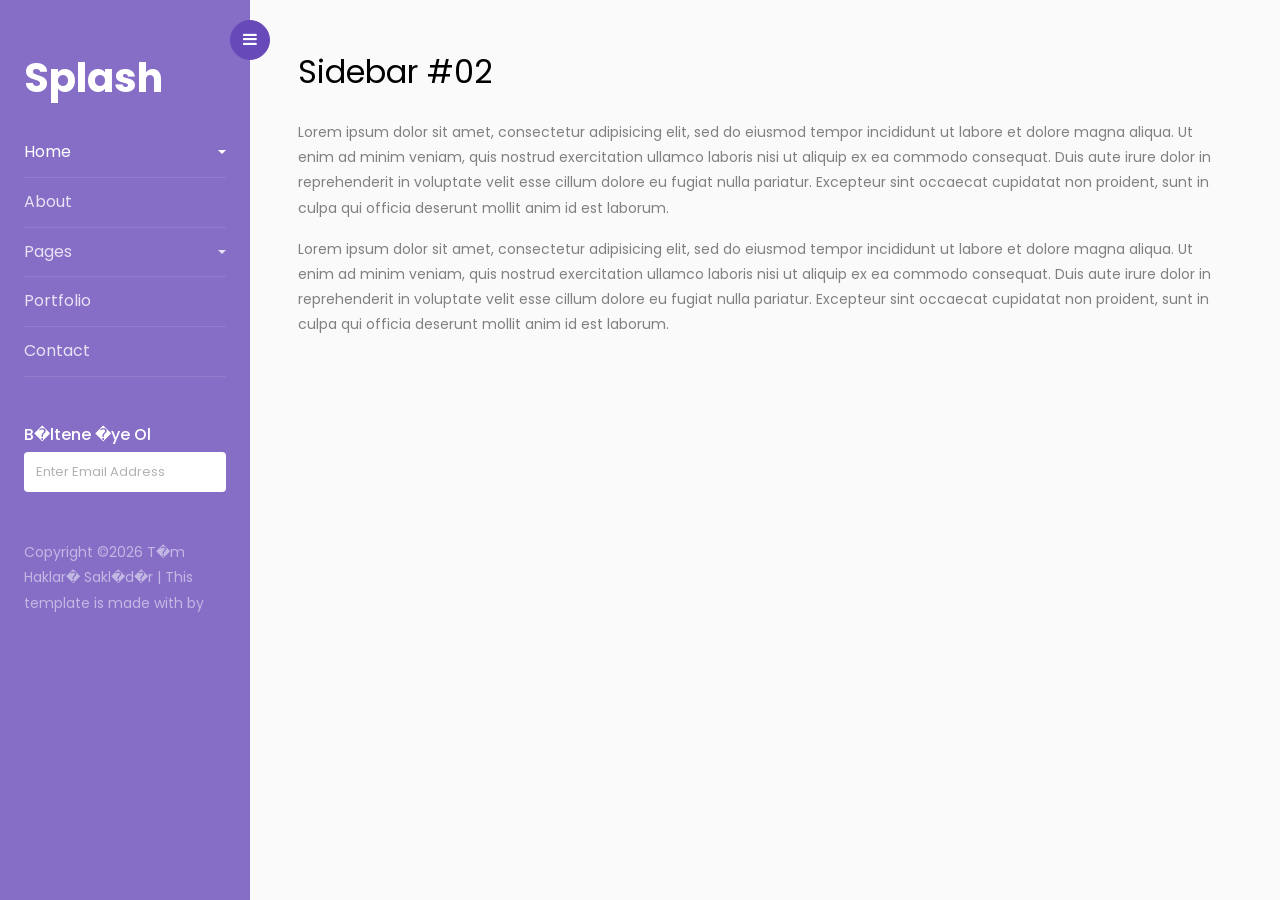
<file: sidebar-02/index.html>
<!doctype html>
<html lang="en">
  <head>
  	<title>Sidebar 02</title>
    <meta charset="utf-8">
    <meta name="viewport" content="width=device-width, initial-scale=1, shrink-to-fit=no">

    <link href="https://fonts.googleapis.com/css?family=Poppins:300,400,500,600,700,800,900" rel="stylesheet">
		
		<link rel="stylesheet" href="https://stackpath.bootstrapcdn.com/font-awesome/4.7.0/css/font-awesome.min.css">
		<link rel="stylesheet" href="css/style.css">
  </head>
  <body>
		
		<div class="wrapper d-flex align-items-stretch">
			<nav id="sidebar">
				<div class="custom-menu">
					<button type="button" id="sidebarCollapse" class="btn btn-primary">
	          <i class="fa fa-bars"></i>
	          <span class="sr-only">Toggle Menu</span>
	        </button>
        </div>
				<div class="p-4 pt-5">
		  		<h1><a href="index.html" class="logo">Splash</a></h1>
	        <ul class="list-unstyled components mb-5">
	          <li class="active">
	            <a href="#homeSubmenu" data-toggle="collapse" aria-expanded="false" class="dropdown-toggle">Home</a>
	            <ul class="collapse list-unstyled" id="homeSubmenu">
                <li>
                    <a href="#">Home 1</a>
                </li>
                <li>
                    <a href="#">Home 2</a>
                </li>
                <li>
                    <a href="#">Home 3</a>
                </li>
	            </ul>
	          </li>
	          <li>
	              <a href="#">About</a>
	          </li>
	          <li>
              <a href="#pageSubmenu" data-toggle="collapse" aria-expanded="false" class="dropdown-toggle">Pages</a>
              <ul class="collapse list-unstyled" id="pageSubmenu">
                <li>
                    <a href="#">Page 1</a>
                </li>
                <li>
                    <a href="#">Page 2</a>
                </li>
                <li>
                    <a href="#">Page 3</a>
                </li>
              </ul>
	          </li>
	          <li>
              <a href="#">Portfolio</a>
	          </li>
	          <li>
              <a href="#">Contact</a>
	          </li>
	        </ul>

	        <div class="mb-5">
						<h3 class="h6">B�ltene �ye Ol</h3>
						<form action="#" class="colorlib-subscribe-form">
	            <div class="form-group d-flex">
	            	<div class="icon"><span class="icon-paper-plane"></span></div>
	              <input type="text" class="form-control" placeholder="Enter Email Address">
	            </div>
	          </form>
					</div>

	        <div class="footer">
	        	<p><!-- Link back to Colorlib can't be removed. Template is licensed under CC BY 3.0. -->
						  Copyright &copy;<script>document.write(new Date().getFullYear());</script> T�m Haklar� Sakl�d�r | This template is made with <i class="icon-heart" aria-hidden="true"></i> by <a href="https://colorlib.com" target="_blank">Colorlib.com</a>
						  <!-- Link back to Colorlib can't be removed. Template is licensed under CC BY 3.0. --></p>
	        </div>

	      </div>
    	</nav>

        <!-- Page Content  -->
      <div id="content" class="p-4 p-md-5 pt-5">

        <h2 class="mb-4">Sidebar #02</h2>
        <p>Lorem ipsum dolor sit amet, consectetur adipisicing elit, sed do eiusmod tempor incididunt ut labore et dolore magna aliqua. Ut enim ad minim veniam, quis nostrud exercitation ullamco laboris nisi ut aliquip ex ea commodo consequat. Duis aute irure dolor in reprehenderit in voluptate velit esse cillum dolore eu fugiat nulla pariatur. Excepteur sint occaecat cupidatat non proident, sunt in culpa qui officia deserunt mollit anim id est laborum.</p>
        <p>Lorem ipsum dolor sit amet, consectetur adipisicing elit, sed do eiusmod tempor incididunt ut labore et dolore magna aliqua. Ut enim ad minim veniam, quis nostrud exercitation ullamco laboris nisi ut aliquip ex ea commodo consequat. Duis aute irure dolor in reprehenderit in voluptate velit esse cillum dolore eu fugiat nulla pariatur. Excepteur sint occaecat cupidatat non proident, sunt in culpa qui officia deserunt mollit anim id est laborum.</p>
      </div>
		</div>

    <script src="js/jquery.min.js"></script>
    <script src="js/popper.js"></script>
    <script src="js/bootstrap.min.js"></script>
    <script src="js/main.js"></script>
  </body>
</html>
</file>
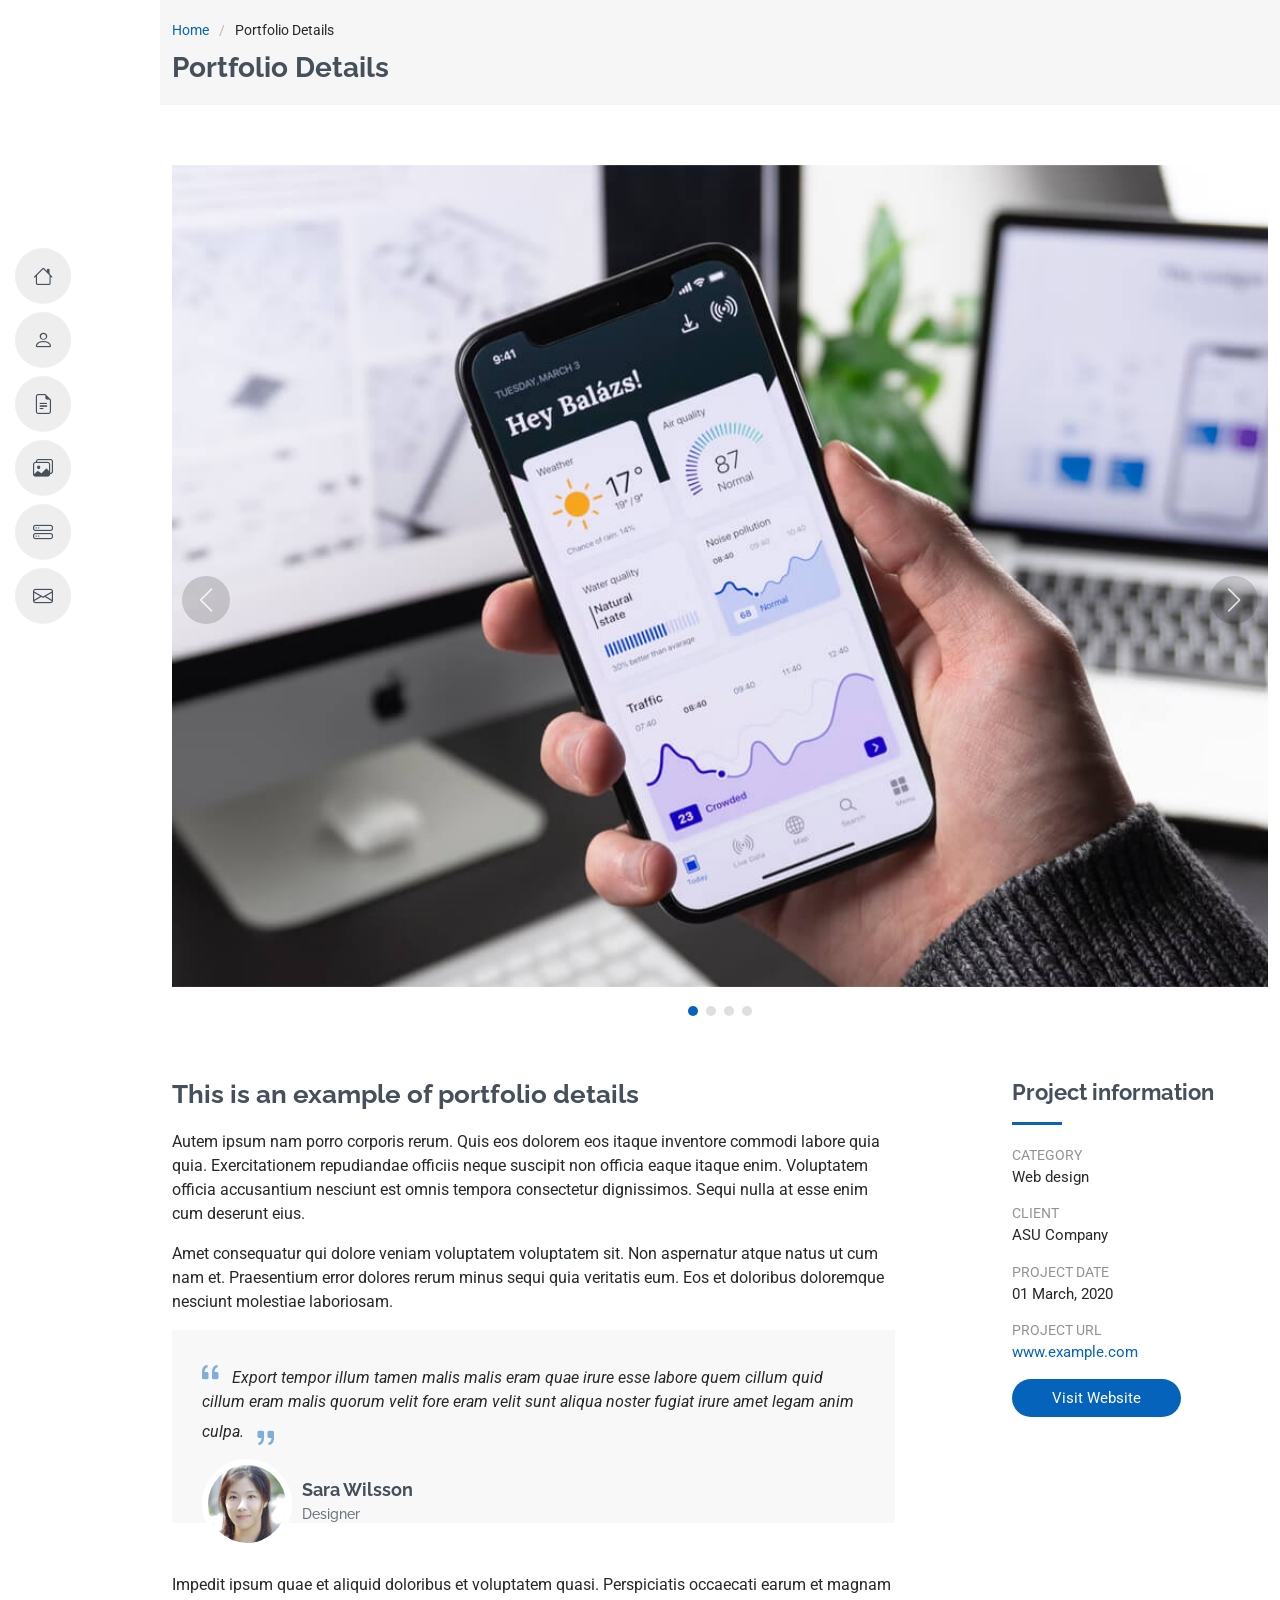
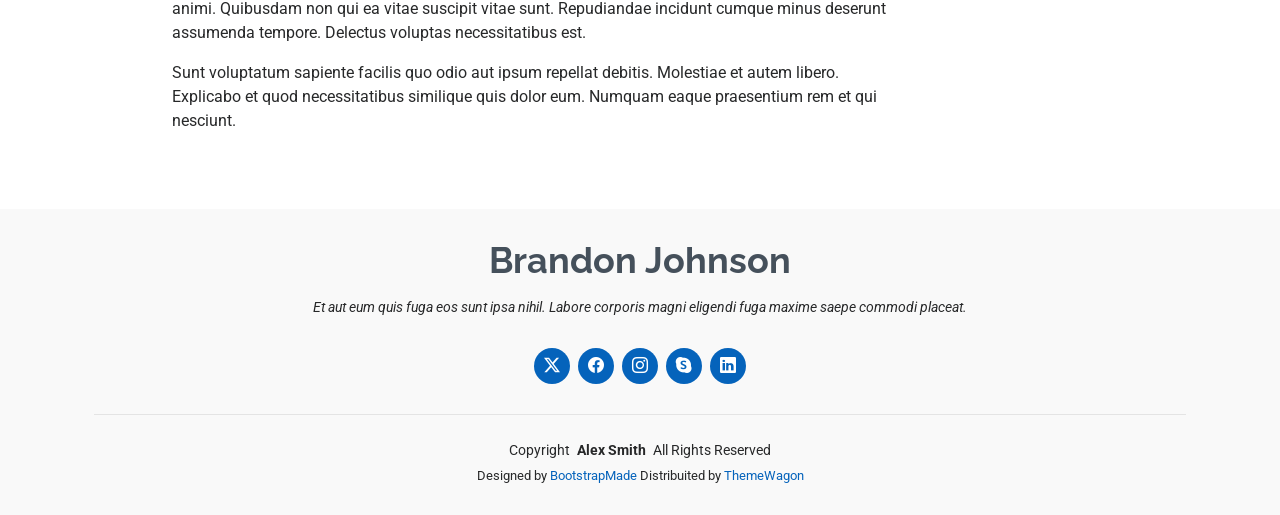
<file: MyResume-1.0.0/portfolio-details.html>
<!DOCTYPE html>
<html lang="en">

<head>
  <meta charset="utf-8">
  <meta content="width=device-width, initial-scale=1.0" name="viewport">
  <title>Portfolio Details - MyResume Bootstrap Template</title>
  <meta content="" name="description">
  <meta content="" name="keywords">

  <!-- Favicons -->
  <link href="assets/img/favicon.png" rel="icon">
  <link href="assets/img/apple-touch-icon.png" rel="apple-touch-icon">

  <!-- Fonts -->
  <link href="https://fonts.googleapis.com" rel="preconnect">
  <link href="https://fonts.gstatic.com" rel="preconnect" crossorigin>
  <link href="https://fonts.googleapis.com/css2?family=Roboto:ital,wght@0,100;0,300;0,400;0,500;0,700;0,900;1,100;1,300;1,400;1,500;1,700;1,900&family=Poppins:ital,wght@0,100;0,200;0,300;0,400;0,500;0,600;0,700;0,800;0,900;1,100;1,200;1,300;1,400;1,500;1,600;1,700;1,800;1,900&family=Raleway:ital,wght@0,100;0,200;0,300;0,400;0,500;0,600;0,700;0,800;0,900;1,100;1,200;1,300;1,400;1,500;1,600;1,700;1,800;1,900&display=swap" rel="stylesheet">

  <!-- Vendor CSS Files -->
  <link href="assets/vendor/bootstrap/css/bootstrap.min.css" rel="stylesheet">
  <link href="assets/vendor/bootstrap-icons/bootstrap-icons.css" rel="stylesheet">
  <link href="assets/vendor/aos/aos.css" rel="stylesheet">
  <link href="assets/vendor/glightbox/css/glightbox.min.css" rel="stylesheet">
  <link href="assets/vendor/swiper/swiper-bundle.min.css" rel="stylesheet">

  <!-- Main CSS File -->
  <link href="assets/css/main.css" rel="stylesheet">

  <!-- =======================================================
  * Template Name: MyResume
  * Template URL: https://bootstrapmade.com/free-html-bootstrap-template-my-resume/
  * Updated: Jun 29 2024 with Bootstrap v5.3.3
  * Author: BootstrapMade.com
  * License: https://bootstrapmade.com/license/
  ======================================================== -->
</head>

<body class="portfolio-details-page">

  <header id="header" class="header d-flex flex-column justify-content-center">

    <i class="header-toggle d-xl-none bi bi-list"></i>

    <nav id="navmenu" class="navmenu">
      <ul>
        <li><a href="#hero"><i class="bi bi-house navicon"></i><span>Home</span></a></li>
        <li><a href="#about"><i class="bi bi-person navicon"></i><span>About</span></a></li>
        <li><a href="#resume"><i class="bi bi-file-earmark-text navicon"></i><span>Resume</span></a></li>
        <li><a href="#portfolio"><i class="bi bi-images navicon"></i><span>Portfolio</span></a></li>
        <li><a href="#services"><i class="bi bi-hdd-stack navicon"></i><span>Services</span></a></li>
        <li><a href="#contact"><i class="bi bi-envelope navicon"></i><span>Contact</span></a></li>
      </ul>
    </nav>

  </header>

  <main class="main">

    <!-- Page Title -->
    <div class="page-title" data-aos="fade">
      <div class="container">
        <nav class="breadcrumbs">
          <ol>
            <li><a href="index.html">Home</a></li>
            <li class="current">Portfolio Details</li>
          </ol>
        </nav>
        <h1>Portfolio Details</h1>
      </div>
    </div><!-- End Page Title -->

    <!-- Portfolio Details Section -->
    <section id="portfolio-details" class="portfolio-details section">

      <div class="container" data-aos="fade-up">

        <div class="portfolio-details-slider swiper init-swiper">
          <script type="application/json" class="swiper-config">
            {
              "loop": true,
              "speed": 600,
              "autoplay": {
                "delay": 5000
              },
              "slidesPerView": "auto",
              "navigation": {
                "nextEl": ".swiper-button-next",
                "prevEl": ".swiper-button-prev"
              },
              "pagination": {
                "el": ".swiper-pagination",
                "type": "bullets",
                "clickable": true
              }
            }
          </script>
          <div class="swiper-wrapper align-items-center">

            <div class="swiper-slide">
              <img src="assets/img/portfolio/app-1.jpg" alt="">
            </div>

            <div class="swiper-slide">
              <img src="assets/img/portfolio/product-1.jpg" alt="">
            </div>

            <div class="swiper-slide">
              <img src="assets/img/portfolio/branding-1.jpg" alt="">
            </div>

            <div class="swiper-slide">
              <img src="assets/img/portfolio/books-1.jpg" alt="">
            </div>

          </div>
          <div class="swiper-button-prev"></div>
          <div class="swiper-button-next"></div>
          <div class="swiper-pagination"></div>
        </div>

        <div class="row justify-content-between gy-4 mt-4">

          <div class="col-lg-8" data-aos="fade-up">
            <div class="portfolio-description">
              <h2>This is an example of portfolio details</h2>
              <p>
                Autem ipsum nam porro corporis rerum. Quis eos dolorem eos itaque inventore commodi labore quia quia. Exercitationem repudiandae officiis neque suscipit non officia eaque itaque enim. Voluptatem officia accusantium nesciunt est omnis tempora consectetur dignissimos. Sequi nulla at esse enim cum deserunt eius.
              </p>
              <p>
                Amet consequatur qui dolore veniam voluptatem voluptatem sit. Non aspernatur atque natus ut cum nam et. Praesentium error dolores rerum minus sequi quia veritatis eum. Eos et doloribus doloremque nesciunt molestiae laboriosam.
              </p>

              <div class="testimonial-item">
                <p>
                  <i class="bi bi-quote quote-icon-left"></i>
                  <span>Export tempor illum tamen malis malis eram quae irure esse labore quem cillum quid cillum eram malis quorum velit fore eram velit sunt aliqua noster fugiat irure amet legam anim culpa.</span>
                  <i class="bi bi-quote quote-icon-right"></i>
                </p>
                <div>
                  <img src="assets/img/testimonials/testimonials-2.jpg" class="testimonial-img" alt="">
                  <h3>Sara Wilsson</h3>
                  <h4>Designer</h4>
                </div>
              </div>

              <p>
                Impedit ipsum quae et aliquid doloribus et voluptatem quasi. Perspiciatis occaecati earum et magnam animi. Quibusdam non qui ea vitae suscipit vitae sunt. Repudiandae incidunt cumque minus deserunt assumenda tempore. Delectus voluptas necessitatibus est.
              </p>

              <p>
                Sunt voluptatum sapiente facilis quo odio aut ipsum repellat debitis. Molestiae et autem libero. Explicabo et quod necessitatibus similique quis dolor eum. Numquam eaque praesentium rem et qui nesciunt.
              </p>

            </div>
          </div>

          <div class="col-lg-3" data-aos="fade-up" data-aos-delay="100">
            <div class="portfolio-info">
              <h3>Project information</h3>
              <ul>
                <li><strong>Category</strong> Web design</li>
                <li><strong>Client</strong> ASU Company</li>
                <li><strong>Project date</strong> 01 March, 2020</li>
                <li><strong>Project URL</strong> <a href="#">www.example.com</a></li>
                <li><a href="#" class="btn-visit align-self-start">Visit Website</a></li>
              </ul>
            </div>
          </div>

        </div>

      </div>

    </section><!-- /Portfolio Details Section -->

  </main>

  <footer id="footer" class="footer position-relative light-background">
    <div class="container">
      <h3 class="sitename">Brandon Johnson</h3>
      <p>Et aut eum quis fuga eos sunt ipsa nihil. Labore corporis magni eligendi fuga maxime saepe commodi placeat.</p>
      <div class="social-links d-flex justify-content-center">
        <a href=""><i class="bi bi-twitter-x"></i></a>
        <a href=""><i class="bi bi-facebook"></i></a>
        <a href=""><i class="bi bi-instagram"></i></a>
        <a href=""><i class="bi bi-skype"></i></a>
        <a href=""><i class="bi bi-linkedin"></i></a>
      </div>
      <div class="container">
        <div class="copyright">
          <span>Copyright</span> <strong class="px-1 sitename">Alex Smith</strong> <span>All Rights Reserved</span>
        </div>
        <div class="credits">
          <!-- All the links in the footer should remain intact. -->
          <!-- You can delete the links only if you've purchased the pro version. -->
          <!-- Licensing information: https://bootstrapmade.com/license/ -->
          <!-- Purchase the pro version with working PHP/AJAX contact form: [buy-url] -->
          Designed by <a href="https://bootstrapmade.com/">BootstrapMade</a> Distribuited by <a href="https://themewagon.com">ThemeWagon</a>
        </div>
      </div>
    </div>
  </footer>

  <!-- Scroll Top -->
  <a href="#" id="scroll-top" class="scroll-top d-flex align-items-center justify-content-center"><i class="bi bi-arrow-up-short"></i></a>

  <!-- Preloader -->
  <div id="preloader"></div>

  <!-- Vendor JS Files -->
  <script src="assets/vendor/bootstrap/js/bootstrap.bundle.min.js"></script>
  <script src="assets/vendor/php-email-form/validate.js"></script>
  <script src="assets/vendor/aos/aos.js"></script>
  <script src="assets/vendor/typed.js/typed.umd.js"></script>
  <script src="assets/vendor/purecounter/purecounter_vanilla.js"></script>
  <script src="assets/vendor/waypoints/noframework.waypoints.js"></script>
  <script src="assets/vendor/glightbox/js/glightbox.min.js"></script>
  <script src="assets/vendor/imagesloaded/imagesloaded.pkgd.min.js"></script>
  <script src="assets/vendor/isotope-layout/isotope.pkgd.min.js"></script>
  <script src="assets/vendor/swiper/swiper-bundle.min.js"></script>

  <!-- Main JS File -->
  <script src="assets/js/main.js"></script>

</body>

</html>
</file>
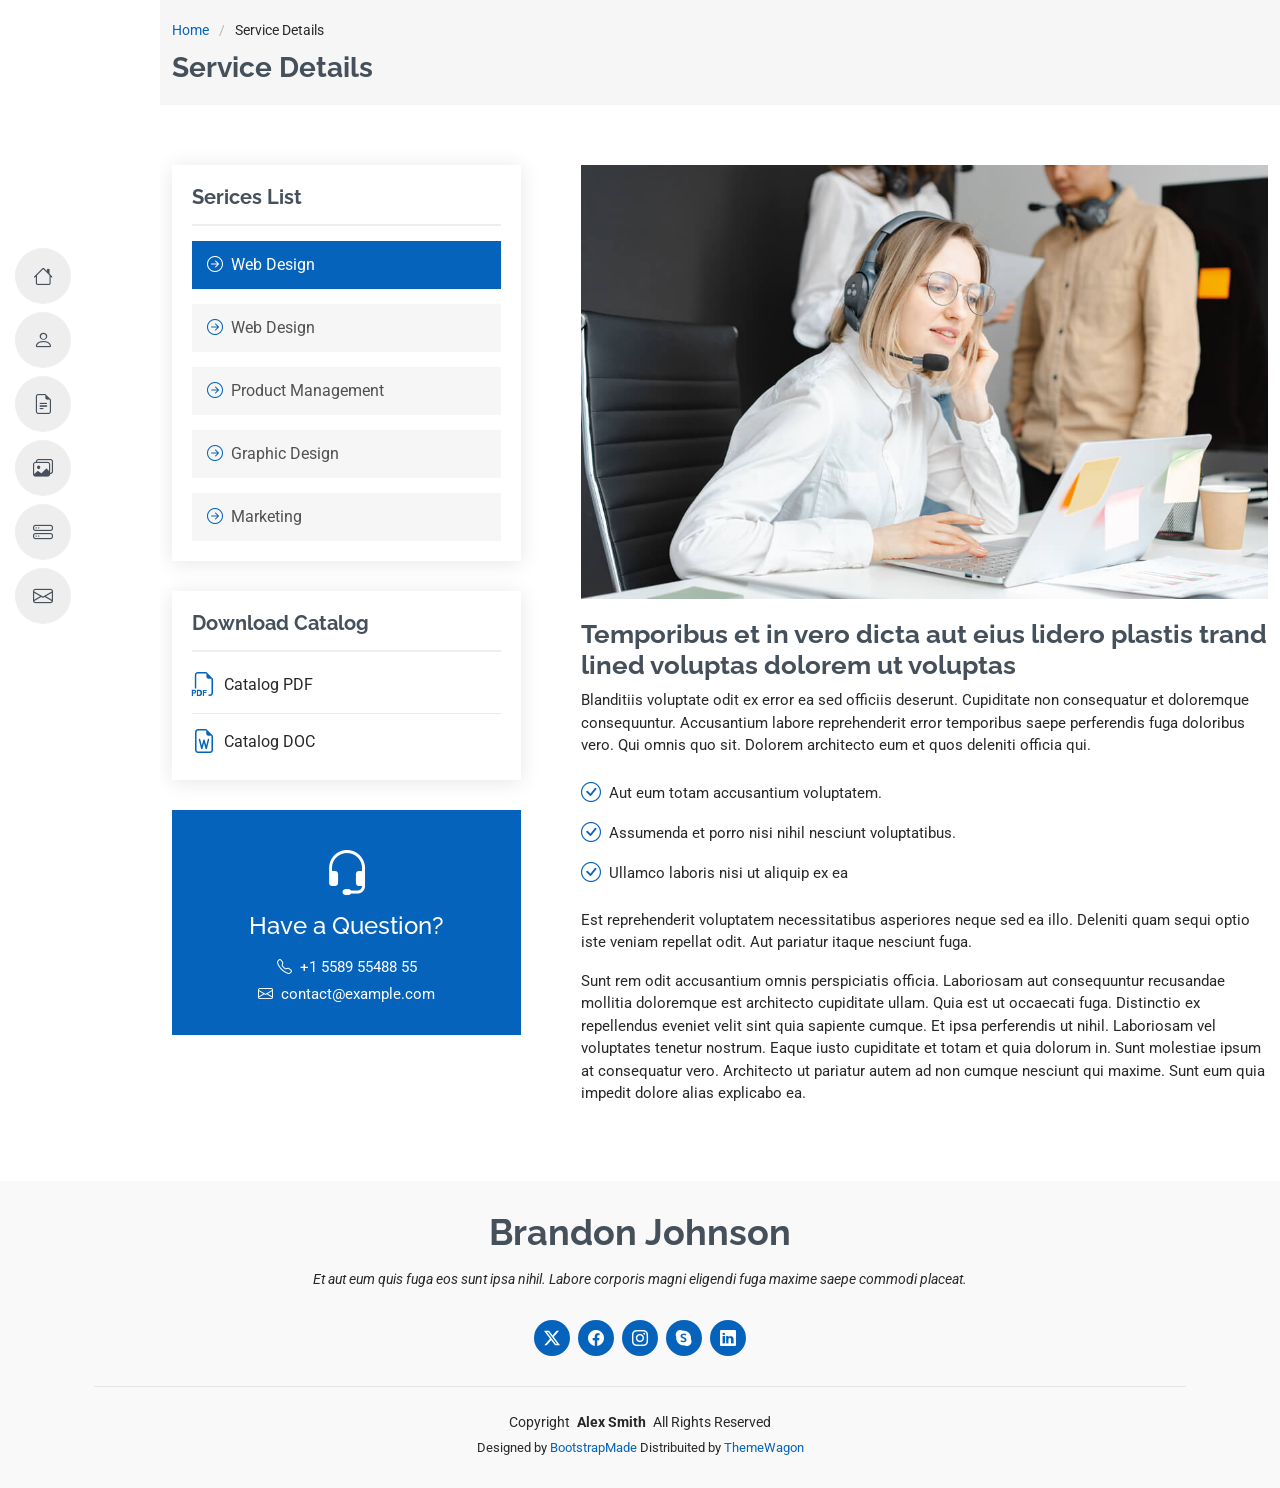
<file: MyResume-1.0.0/service-details.html>
<!DOCTYPE html>
<html lang="en">

<head>
  <meta charset="utf-8">
  <meta content="width=device-width, initial-scale=1.0" name="viewport">
  <title>Service Details - MyResume Bootstrap Template</title>
  <meta content="" name="description">
  <meta content="" name="keywords">

  <!-- Favicons -->
  <link href="assets/img/favicon.png" rel="icon">
  <link href="assets/img/apple-touch-icon.png" rel="apple-touch-icon">

  <!-- Fonts -->
  <link href="https://fonts.googleapis.com" rel="preconnect">
  <link href="https://fonts.gstatic.com" rel="preconnect" crossorigin>
  <link href="https://fonts.googleapis.com/css2?family=Roboto:ital,wght@0,100;0,300;0,400;0,500;0,700;0,900;1,100;1,300;1,400;1,500;1,700;1,900&family=Poppins:ital,wght@0,100;0,200;0,300;0,400;0,500;0,600;0,700;0,800;0,900;1,100;1,200;1,300;1,400;1,500;1,600;1,700;1,800;1,900&family=Raleway:ital,wght@0,100;0,200;0,300;0,400;0,500;0,600;0,700;0,800;0,900;1,100;1,200;1,300;1,400;1,500;1,600;1,700;1,800;1,900&display=swap" rel="stylesheet">

  <!-- Vendor CSS Files -->
  <link href="assets/vendor/bootstrap/css/bootstrap.min.css" rel="stylesheet">
  <link href="assets/vendor/bootstrap-icons/bootstrap-icons.css" rel="stylesheet">
  <link href="assets/vendor/aos/aos.css" rel="stylesheet">
  <link href="assets/vendor/glightbox/css/glightbox.min.css" rel="stylesheet">
  <link href="assets/vendor/swiper/swiper-bundle.min.css" rel="stylesheet">

  <!-- Main CSS File -->
  <link href="assets/css/main.css" rel="stylesheet">

  <!-- =======================================================
  * Template Name: MyResume
  * Template URL: https://bootstrapmade.com/free-html-bootstrap-template-my-resume/
  * Updated: Jun 29 2024 with Bootstrap v5.3.3
  * Author: BootstrapMade.com
  * License: https://bootstrapmade.com/license/
  ======================================================== -->
</head>

<body class="service-details-page">

  <header id="header" class="header d-flex flex-column justify-content-center">

    <i class="header-toggle d-xl-none bi bi-list"></i>

    <nav id="navmenu" class="navmenu">
      <ul>
        <li><a href="#hero"><i class="bi bi-house navicon"></i><span>Home</span></a></li>
        <li><a href="#about"><i class="bi bi-person navicon"></i><span>About</span></a></li>
        <li><a href="#resume"><i class="bi bi-file-earmark-text navicon"></i><span>Resume</span></a></li>
        <li><a href="#portfolio"><i class="bi bi-images navicon"></i><span>Portfolio</span></a></li>
        <li><a href="#services"><i class="bi bi-hdd-stack navicon"></i><span>Services</span></a></li>
        <li><a href="#contact"><i class="bi bi-envelope navicon"></i><span>Contact</span></a></li>
      </ul>
    </nav>

  </header>

  <main class="main">

    <!-- Page Title -->
    <div class="page-title" data-aos="fade">
      <div class="container">
        <nav class="breadcrumbs">
          <ol>
            <li><a href="index.html">Home</a></li>
            <li class="current">Service Details</li>
          </ol>
        </nav>
        <h1>Service Details</h1>
      </div>
    </div><!-- End Page Title -->

    <!-- Service Details Section -->
    <section id="service-details" class="service-details section">

      <div class="container">

        <div class="row gy-5">

          <div class="col-lg-4" data-aos="fade-up" data-aos-delay="100">

            <div class="service-box">
              <h4>Serices List</h4>
              <div class="services-list">
                <a href="#" class="active"><i class="bi bi-arrow-right-circle"></i><span>Web Design</span></a>
                <a href="#"><i class="bi bi-arrow-right-circle"></i><span>Web Design</span></a>
                <a href="#"><i class="bi bi-arrow-right-circle"></i><span>Product Management</span></a>
                <a href="#"><i class="bi bi-arrow-right-circle"></i><span>Graphic Design</span></a>
                <a href="#"><i class="bi bi-arrow-right-circle"></i><span>Marketing</span></a>
              </div>
            </div><!-- End Services List -->

            <div class="service-box">
              <h4>Download Catalog</h4>
              <div class="download-catalog">
                <a href="#"><i class="bi bi-filetype-pdf"></i><span>Catalog PDF</span></a>
                <a href="#"><i class="bi bi-file-earmark-word"></i><span>Catalog DOC</span></a>
              </div>
            </div><!-- End Services List -->

            <div class="help-box d-flex flex-column justify-content-center align-items-center">
              <i class="bi bi-headset help-icon"></i>
              <h4>Have a Question?</h4>
              <p class="d-flex align-items-center mt-2 mb-0"><i class="bi bi-telephone me-2"></i> <span>+1 5589 55488 55</span></p>
              <p class="d-flex align-items-center mt-1 mb-0"><i class="bi bi-envelope me-2"></i> <a href="mailto:contact@example.com">contact@example.com</a></p>
            </div>

          </div>

          <div class="col-lg-8 ps-lg-5" data-aos="fade-up" data-aos-delay="200">
            <img src="assets/img/services.jpg" alt="" class="img-fluid services-img">
            <h3>Temporibus et in vero dicta aut eius lidero plastis trand lined voluptas dolorem ut voluptas</h3>
            <p>
              Blanditiis voluptate odit ex error ea sed officiis deserunt. Cupiditate non consequatur et doloremque consequuntur. Accusantium labore reprehenderit error temporibus saepe perferendis fuga doloribus vero. Qui omnis quo sit. Dolorem architecto eum et quos deleniti officia qui.
            </p>
            <ul>
              <li><i class="bi bi-check-circle"></i> <span>Aut eum totam accusantium voluptatem.</span></li>
              <li><i class="bi bi-check-circle"></i> <span>Assumenda et porro nisi nihil nesciunt voluptatibus.</span></li>
              <li><i class="bi bi-check-circle"></i> <span>Ullamco laboris nisi ut aliquip ex ea</span></li>
            </ul>
            <p>
              Est reprehenderit voluptatem necessitatibus asperiores neque sed ea illo. Deleniti quam sequi optio iste veniam repellat odit. Aut pariatur itaque nesciunt fuga.
            </p>
            <p>
              Sunt rem odit accusantium omnis perspiciatis officia. Laboriosam aut consequuntur recusandae mollitia doloremque est architecto cupiditate ullam. Quia est ut occaecati fuga. Distinctio ex repellendus eveniet velit sint quia sapiente cumque. Et ipsa perferendis ut nihil. Laboriosam vel voluptates tenetur nostrum. Eaque iusto cupiditate et totam et quia dolorum in. Sunt molestiae ipsum at consequatur vero. Architecto ut pariatur autem ad non cumque nesciunt qui maxime. Sunt eum quia impedit dolore alias explicabo ea.
            </p>
          </div>

        </div>

      </div>

    </section><!-- /Service Details Section -->

  </main>

  <footer id="footer" class="footer position-relative light-background">
    <div class="container">
      <h3 class="sitename">Brandon Johnson</h3>
      <p>Et aut eum quis fuga eos sunt ipsa nihil. Labore corporis magni eligendi fuga maxime saepe commodi placeat.</p>
      <div class="social-links d-flex justify-content-center">
        <a href=""><i class="bi bi-twitter-x"></i></a>
        <a href=""><i class="bi bi-facebook"></i></a>
        <a href=""><i class="bi bi-instagram"></i></a>
        <a href=""><i class="bi bi-skype"></i></a>
        <a href=""><i class="bi bi-linkedin"></i></a>
      </div>
      <div class="container">
        <div class="copyright">
          <span>Copyright</span> <strong class="px-1 sitename">Alex Smith</strong> <span>All Rights Reserved</span>
        </div>
        <div class="credits">
          <!-- All the links in the footer should remain intact. -->
          <!-- You can delete the links only if you've purchased the pro version. -->
          <!-- Licensing information: https://bootstrapmade.com/license/ -->
          <!-- Purchase the pro version with working PHP/AJAX contact form: [buy-url] -->
          Designed by <a href="https://bootstrapmade.com/">BootstrapMade</a> Distribuited by <a href="https://themewagon.com">ThemeWagon</a>
        </div>
      </div>
    </div>
  </footer>

  <!-- Scroll Top -->
  <a href="#" id="scroll-top" class="scroll-top d-flex align-items-center justify-content-center"><i class="bi bi-arrow-up-short"></i></a>

  <!-- Preloader -->
  <div id="preloader"></div>

  <!-- Vendor JS Files -->
  <script src="assets/vendor/bootstrap/js/bootstrap.bundle.min.js"></script>
  <script src="assets/vendor/php-email-form/validate.js"></script>
  <script src="assets/vendor/aos/aos.js"></script>
  <script src="assets/vendor/typed.js/typed.umd.js"></script>
  <script src="assets/vendor/purecounter/purecounter_vanilla.js"></script>
  <script src="assets/vendor/waypoints/noframework.waypoints.js"></script>
  <script src="assets/vendor/glightbox/js/glightbox.min.js"></script>
  <script src="assets/vendor/imagesloaded/imagesloaded.pkgd.min.js"></script>
  <script src="assets/vendor/isotope-layout/isotope.pkgd.min.js"></script>
  <script src="assets/vendor/swiper/swiper-bundle.min.js"></script>

  <!-- Main JS File -->
  <script src="assets/js/main.js"></script>

</body>

</html>
</file>
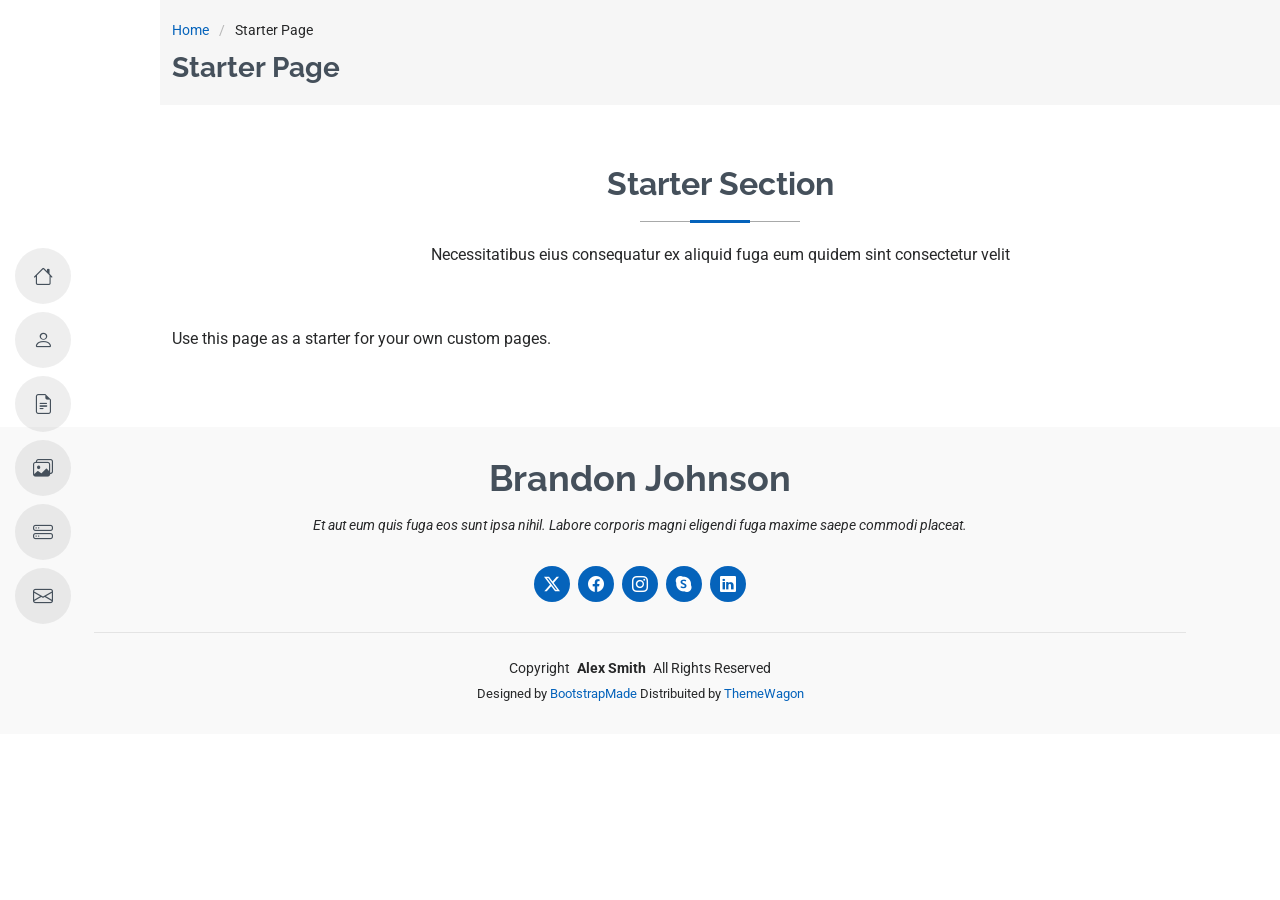
<file: MyResume-1.0.0/starter-page.html>
<!DOCTYPE html>
<html lang="en">

<head>
  <meta charset="utf-8">
  <meta content="width=device-width, initial-scale=1.0" name="viewport">
  <title>Starter Page - MyResume Bootstrap Template</title>
  <meta content="" name="description">
  <meta content="" name="keywords">

  <!-- Favicons -->
  <link href="assets/img/favicon.png" rel="icon">
  <link href="assets/img/apple-touch-icon.png" rel="apple-touch-icon">

  <!-- Fonts -->
  <link href="https://fonts.googleapis.com" rel="preconnect">
  <link href="https://fonts.gstatic.com" rel="preconnect" crossorigin>
  <link href="https://fonts.googleapis.com/css2?family=Roboto:ital,wght@0,100;0,300;0,400;0,500;0,700;0,900;1,100;1,300;1,400;1,500;1,700;1,900&family=Poppins:ital,wght@0,100;0,200;0,300;0,400;0,500;0,600;0,700;0,800;0,900;1,100;1,200;1,300;1,400;1,500;1,600;1,700;1,800;1,900&family=Raleway:ital,wght@0,100;0,200;0,300;0,400;0,500;0,600;0,700;0,800;0,900;1,100;1,200;1,300;1,400;1,500;1,600;1,700;1,800;1,900&display=swap" rel="stylesheet">

  <!-- Vendor CSS Files -->
  <link href="assets/vendor/bootstrap/css/bootstrap.min.css" rel="stylesheet">
  <link href="assets/vendor/bootstrap-icons/bootstrap-icons.css" rel="stylesheet">
  <link href="assets/vendor/aos/aos.css" rel="stylesheet">
  <link href="assets/vendor/glightbox/css/glightbox.min.css" rel="stylesheet">
  <link href="assets/vendor/swiper/swiper-bundle.min.css" rel="stylesheet">

  <!-- Main CSS File -->
  <link href="assets/css/main.css" rel="stylesheet">

  <!-- =======================================================
  * Template Name: MyResume
  * Template URL: https://bootstrapmade.com/free-html-bootstrap-template-my-resume/
  * Updated: Jun 29 2024 with Bootstrap v5.3.3
  * Author: BootstrapMade.com
  * License: https://bootstrapmade.com/license/
  ======================================================== -->
</head>

<body class="starter-page-page">

  <header id="header" class="header d-flex flex-column justify-content-center">

    <i class="header-toggle d-xl-none bi bi-list"></i>

    <nav id="navmenu" class="navmenu">
      <ul>
        <li><a href="#hero"><i class="bi bi-house navicon"></i><span>Home</span></a></li>
        <li><a href="#about"><i class="bi bi-person navicon"></i><span>About</span></a></li>
        <li><a href="#resume"><i class="bi bi-file-earmark-text navicon"></i><span>Resume</span></a></li>
        <li><a href="#portfolio"><i class="bi bi-images navicon"></i><span>Portfolio</span></a></li>
        <li><a href="#services"><i class="bi bi-hdd-stack navicon"></i><span>Services</span></a></li>
        <li><a href="#contact"><i class="bi bi-envelope navicon"></i><span>Contact</span></a></li>
      </ul>
    </nav>

  </header>

  <main class="main">

    <!-- Page Title -->
    <div class="page-title" data-aos="fade">
      <div class="container">
        <nav class="breadcrumbs">
          <ol>
            <li><a href="index.html">Home</a></li>
            <li class="current">Starter Page</li>
          </ol>
        </nav>
        <h1>Starter Page</h1>
      </div>
    </div><!-- End Page Title -->

    <!-- Starter Section Section -->
    <section id="starter-section" class="starter-section section">

      <!-- Section Title -->
      <div class="container section-title" data-aos="fade-up">
        <h2>Starter Section</h2>
        <p>Necessitatibus eius consequatur ex aliquid fuga eum quidem sint consectetur velit</p>
      </div><!-- End Section Title -->

      <div class="container" data-aos="fade-up">
        <p>Use this page as a starter for your own custom pages.</p>
      </div>

    </section><!-- /Starter Section Section -->

  </main>

  <footer id="footer" class="footer position-relative light-background">
    <div class="container">
      <h3 class="sitename">Brandon Johnson</h3>
      <p>Et aut eum quis fuga eos sunt ipsa nihil. Labore corporis magni eligendi fuga maxime saepe commodi placeat.</p>
      <div class="social-links d-flex justify-content-center">
        <a href=""><i class="bi bi-twitter-x"></i></a>
        <a href=""><i class="bi bi-facebook"></i></a>
        <a href=""><i class="bi bi-instagram"></i></a>
        <a href=""><i class="bi bi-skype"></i></a>
        <a href=""><i class="bi bi-linkedin"></i></a>
      </div>
      <div class="container">
        <div class="copyright">
          <span>Copyright</span> <strong class="px-1 sitename">Alex Smith</strong> <span>All Rights Reserved</span>
        </div>
        <div class="credits">
          <!-- All the links in the footer should remain intact. -->
          <!-- You can delete the links only if you've purchased the pro version. -->
          <!-- Licensing information: https://bootstrapmade.com/license/ -->
          <!-- Purchase the pro version with working PHP/AJAX contact form: [buy-url] -->
          Designed by <a href="https://bootstrapmade.com/">BootstrapMade</a> Distribuited by <a href="https://themewagon.com">ThemeWagon</a>
        </div>
      </div>
    </div>
  </footer>

  <!-- Scroll Top -->
  <a href="#" id="scroll-top" class="scroll-top d-flex align-items-center justify-content-center"><i class="bi bi-arrow-up-short"></i></a>

  <!-- Preloader -->
  <div id="preloader"></div>

  <!-- Vendor JS Files -->
  <script src="assets/vendor/bootstrap/js/bootstrap.bundle.min.js"></script>
  <script src="assets/vendor/php-email-form/validate.js"></script>
  <script src="assets/vendor/aos/aos.js"></script>
  <script src="assets/vendor/typed.js/typed.umd.js"></script>
  <script src="assets/vendor/purecounter/purecounter_vanilla.js"></script>
  <script src="assets/vendor/waypoints/noframework.waypoints.js"></script>
  <script src="assets/vendor/glightbox/js/glightbox.min.js"></script>
  <script src="assets/vendor/imagesloaded/imagesloaded.pkgd.min.js"></script>
  <script src="assets/vendor/isotope-layout/isotope.pkgd.min.js"></script>
  <script src="assets/vendor/swiper/swiper-bundle.min.js"></script>

  <!-- Main JS File -->
  <script src="assets/js/main.js"></script>

</body>

</html>
</file>
<file: MyResume-1.0.0/assets/css/main.css>
/**
* Template Name: MyResume
* Template URL: https://bootstrapmade.com/free-html-bootstrap-template-my-resume/
* Updated: Jun 29 2024 with Bootstrap v5.3.3
* Author: BootstrapMade.com
* License: https://bootstrapmade.com/license/
*/

/*--------------------------------------------------------------
# Font & Color Variables
# Help: https://bootstrapmade.com/color-system/
--------------------------------------------------------------*/
/* Fonts */
:root {
  --default-font: "Roboto",  system-ui, -apple-system, "Segoe UI", Roboto, "Helvetica Neue", Arial, "Noto Sans", "Liberation Sans", sans-serif, "Apple Color Emoji", "Segoe UI Emoji", "Segoe UI Symbol", "Noto Color Emoji";
  --heading-font: "Raleway",  sans-serif;
  --nav-font: "Poppins",  sans-serif;
}

/* Global Colors - The following color variables are used throughout the website. Updating them here will change the color scheme of the entire website */
:root { 
  --background-color: #ffffff; /* Background color for the entire website, including individual sections */
  --default-color: #272829; /* Default color used for the majority of the text content across the entire website */
  --heading-color: #45505b; /* Color for headings, subheadings and title throughout the website */
  --accent-color: #0563bb; /* Accent color that represents your brand on the website. It's used for buttons, links, and other elements that need to stand out */
  --surface-color: #ffffff; /* The surface color is used as a background of boxed elements within sections, such as cards, icon boxes, or other elements that require a visual separation from the global background. */
  --contrast-color: #ffffff; /* Contrast color for text, ensuring readability against backgrounds of accent, heading, or default colors. */
}

/* Nav Menu Colors - The following color variables are used specifically for the navigation menu. They are separate from the global colors to allow for more customization options */
:root {
  --nav-color: #45505b;  /* The default color of the main navmenu links */
  --nav-hover-color: #0563bb; /* Applied to main navmenu links when they are hovered over or active */
  --nav-mobile-background-color: #ffffff; /* Used as the background color for mobile navigation menu */
  --nav-dropdown-background-color: #ffffff; /* Used as the background color for dropdown items that appear when hovering over primary navigation items */
  --nav-dropdown-color: #212529; /* Used for navigation links of the dropdown items in the navigation menu. */
  --nav-dropdown-hover-color: #0563bb; /* Similar to --nav-hover-color, this color is applied to dropdown navigation links when they are hovered over. */
}

/* Color Presets - These classes override global colors when applied to any section or element, providing reuse of the sam color scheme. */

.light-background {
  --background-color: #f9f9f9;
  --surface-color: #ffffff;
}

.dark-background {
  --background-color: #060606;
  --default-color: #ffffff;
  --heading-color: #ffffff;
  --surface-color: #252525;
  --contrast-color: #ffffff;
}

/* Smooth scroll */
:root {
  scroll-behavior: smooth;
}

/*--------------------------------------------------------------
# General Styling & Shared Classes
--------------------------------------------------------------*/
body {
  color: var(--default-color);
  background-color: var(--background-color);
  font-family: var(--default-font);
}

a {
  color: var(--accent-color);
  text-decoration: none;
  transition: 0.3s;
}

a:hover {
  color: color-mix(in srgb, var(--accent-color), transparent 25%);
  text-decoration: none;
}

h1,
h2,
h3,
h4,
h5,
h6 {
  color: var(--heading-color);
  font-family: var(--heading-font);
}

/* PHP Email Form Messages
------------------------------*/
.php-email-form .error-message {
  display: none;
  background: #df1529;
  color: #ffffff;
  text-align: left;
  padding: 15px;
  margin-bottom: 24px;
  font-weight: 600;
}

.php-email-form .sent-message {
  display: none;
  color: #ffffff;
  background: #059652;
  text-align: center;
  padding: 15px;
  margin-bottom: 24px;
  font-weight: 600;
}

.php-email-form .loading {
  display: none;
  background: var(--surface-color);
  text-align: center;
  padding: 15px;
  margin-bottom: 24px;
}

.php-email-form .loading:before {
  content: "";
  display: inline-block;
  border-radius: 50%;
  width: 24px;
  height: 24px;
  margin: 0 10px -6px 0;
  border: 3px solid var(--accent-color);
  border-top-color: var(--surface-color);
  animation: php-email-form-loading 1s linear infinite;
}

@keyframes php-email-form-loading {
  0% {
    transform: rotate(0deg);
  }

  100% {
    transform: rotate(360deg);
  }
}

/*--------------------------------------------------------------
# Global Header
--------------------------------------------------------------*/
.header {
  color: var(--default-color);
  position: fixed;
  top: 0;
  left: 0;
  bottom: 0;
  padding: 0 15px;
  transition: all ease-in-out 0.3s;
  overflow-y: auto;
  z-index: 997;
  min-width: 200px;
}

@media (max-width: 1199px) {
  .header {
    background-color: var(--background-color);
    border-right: 1px solid color-mix(in srgb, var(--default-color), transparent 90%);
    width: 300px;
    left: -100%;
  }
}

@media (min-width: 1200px) and (max-width: 1600px) {
  .header~main {
    margin-left: 160px;
  }

  .header~main .hero {
    margin-left: -160px;
    width: 100vw;
  }
}

.header.header-show {
  left: 0;
}

.header .header-toggle {
  color: var(--contrast-color);
  background-color: var(--accent-color);
  font-size: 22px;
  display: flex;
  align-items: center;
  justify-content: center;
  width: 40px;
  height: 40px;
  border-radius: 50%;
  cursor: pointer;
  position: fixed;
  top: 15px;
  right: 15px;
  z-index: 9999;
  transition: background-color 0.3s;
}

.header .header-toggle:hover {
  color: var(--contrast-color);
  background-color: color-mix(in srgb, var(--accent-color) 90%, white 15%);
}

/*--------------------------------------------------------------
# Navigation Menu
--------------------------------------------------------------*/
.navmenu {
  padding: 0;
  z-index: 9997;
}

.navmenu ul {
  list-style: none;
  padding: 0 0 20px 0;
  margin: 0;
  width: 140px;
}

.navmenu a,
.navmenu a:focus {
  color: var(--nav-color);
  font-family: var(--nav-font);
  display: flex;
  align-items: center;
  padding: 10px 18px;
  margin-bottom: 8px;
  font-size: 15px;
  border-radius: 50px;
  background: color-mix(in srgb, var(--default-color), transparent 92%);
  height: 56px;
  width: 100%;
  overflow: hidden;
  transition: 0.3s;
}

.navmenu a i,
.navmenu a:focus i {
  font-size: 20px;
}

.navmenu a span,
.navmenu a:focus span {
  padding: 0 5px 0 7px;
}

@media (min-width: 992px) {

  .navmenu a,
  .navmenu a:focus {
    max-width: 56px;
  }

  .navmenu a span,
  .navmenu a:focus span {
    display: none;
  }
}

.navmenu a:hover,
.navmenu .active,
.navmenu .active:focus,
.navmenu li:hover>a {
  color: var(--contrast-color);
  background: var(--nav-hover-color);
}

.navmenu a:hover,
.navmenu li:hover>a {
  max-width: 100%;
  color: var(--contrast-color);
}

.navmenu a:hover span,
.navmenu li:hover>a span {
  display: block;
}

/*--------------------------------------------------------------
# Global Footer
--------------------------------------------------------------*/
.footer {
  color: var(--default-color);
  background-color: var(--background-color);
  font-size: 14px;
  text-align: center;
  padding: 30px 0;
  position: relative;
}

.footer h3 {
  font-size: 36px;
  font-weight: 700;
  position: relative;
  padding: 0;
  margin: 0 0 15px 0;
}

.footer p {
  font-size: 15;
  font-style: italic;
  padding: 0;
  margin: 0 0 30px 0;
}

.footer .social-links {
  margin: 0 0 30px 0;
}

.footer .social-links a {
  font-size: 16px;
  display: flex;
  align-items: center;
  justify-content: center;
  background: var(--accent-color);
  color: var(--contrast-color);
  line-height: 1;
  margin: 0 4px;
  border-radius: 50%;
  text-align: center;
  width: 36px;
  height: 36px;
  transition: 0.3s;
}

.footer .social-links a:hover {
  background: color-mix(in srgb, var(--accent-color), transparent 20%);
  text-decoration: none;
}

.footer .copyright {
  padding-top: 25px;
  border-top: 1px solid color-mix(in srgb, var(--default-color), transparent 90%);
}

.footer .credits {
  font-size: 13px;
  padding-top: 5px;
}

/*--------------------------------------------------------------
# Preloader
--------------------------------------------------------------*/
#preloader {
  position: fixed;
  inset: 0;
  z-index: 999999;
  overflow: hidden;
  background: var(--background-color);
  transition: all 0.6s ease-out;
}

#preloader:before {
  content: "";
  position: fixed;
  top: calc(50% - 30px);
  left: calc(50% - 30px);
  border: 6px solid #ffffff;
  border-color: var(--accent-color) transparent var(--accent-color) transparent;
  border-radius: 50%;
  width: 60px;
  height: 60px;
  animation: animate-preloader 1.5s linear infinite;
}

@keyframes animate-preloader {
  0% {
    transform: rotate(0deg);
  }

  100% {
    transform: rotate(360deg);
  }
}

/*--------------------------------------------------------------
# Scroll Top Button
--------------------------------------------------------------*/
.scroll-top {
  position: fixed;
  visibility: hidden;
  opacity: 0;
  right: 15px;
  bottom: -15px;
  z-index: 99999;
  background-color: var(--accent-color);
  width: 44px;
  height: 44px;
  border-radius: 50px;
  transition: all 0.4s;
}

.scroll-top i {
  font-size: 24px;
  color: var(--contrast-color);
  line-height: 0;
}

.scroll-top:hover {
  background-color: color-mix(in srgb, var(--accent-color), transparent 20%);
  color: var(--contrast-color);
}

.scroll-top.active {
  visibility: visible;
  opacity: 1;
  bottom: 15px;
}

/*--------------------------------------------------------------
# Disable aos animation delay on mobile devices
--------------------------------------------------------------*/
@media screen and (max-width: 768px) {
  [data-aos-delay] {
    transition-delay: 0 !important;
  }
}

/*--------------------------------------------------------------
# Global Page Titles & Breadcrumbs
--------------------------------------------------------------*/
.page-title {
  --background-color: color-mix(in srgb, var(--default-color), transparent 96%);
  color: var(--default-color);
  background-color: var(--background-color);
  padding: 20px 0;
  position: relative;
}

.page-title h1 {
  font-size: 28px;
  font-weight: 700;
  margin: 0;
}

.page-title .breadcrumbs ol {
  display: flex;
  flex-wrap: wrap;
  list-style: none;
  padding: 0 0 10px 0;
  margin: 0;
  font-size: 14px;
  font-weight: 400;
}

.page-title .breadcrumbs ol li+li {
  padding-left: 10px;
}

.page-title .breadcrumbs ol li+li::before {
  content: "/";
  display: inline-block;
  padding-right: 10px;
  color: color-mix(in srgb, var(--default-color), transparent 70%);
}

/*--------------------------------------------------------------
# Global Sections
--------------------------------------------------------------*/
section,
.section {
  color: var(--default-color);
  background-color: var(--background-color);
  padding: 60px 0;
  overflow: clip;
}

/*--------------------------------------------------------------
# Global Section Titles
--------------------------------------------------------------*/
.section-title {
  text-align: center;
  padding-bottom: 60px;
  position: relative;
}

.section-title h2 {
  font-size: 32px;
  font-weight: 700;
  margin-bottom: 20px;
  padding-bottom: 20px;
  position: relative;
}

.section-title h2:before {
  content: "";
  position: absolute;
  display: block;
  width: 160px;
  height: 1px;
  background: color-mix(in srgb, var(--default-color), transparent 60%);
  left: 0;
  right: 0;
  bottom: 1px;
  margin: auto;
}

.section-title h2::after {
  content: "";
  position: absolute;
  display: block;
  width: 60px;
  height: 3px;
  background: var(--accent-color);
  left: 0;
  right: 0;
  bottom: 0;
  margin: auto;
}

.section-title p {
  margin-bottom: 0;
}

/*--------------------------------------------------------------
# Hero Section
--------------------------------------------------------------*/
.hero {
  width: 100%;
  min-height: 100vh;
  position: relative;
  padding: 80px 0;
  display: flex;
  align-items: center;
  justify-content: center;
}

.hero img {
  position: absolute;
  inset: 0;
  display: block;
  width: 100%;
  height: 100%;
  object-fit: cover;
  z-index: 1;
}

.hero:before {
  content: "";
  background: color-mix(in srgb, var(--background-color), transparent 30%);
  position: absolute;
  inset: 0;
  z-index: 2;
}

.hero .container {
  position: relative;
  z-index: 3;
}

.hero h2 {
  margin: 0;
  font-size: 64px;
  font-weight: 700;
}

.hero p {
  margin: 5px 0 0 0;
  font-size: 26px;
}

.hero p span {
  letter-spacing: 1px;
  border-bottom: 2px solid var(--accent-color);
}

.hero .social-links {
  margin-top: 25px;
}

.hero .social-links a {
  font-size: 20px;
  display: inline-block;
  color: color-mix(in srgb, var(--default-color), transparent 30%);
  line-height: 1;
  margin-right: 20px;
  transition: 0.3s;
}

.hero .social-links a:hover {
  color: var(--accent-color);
}

@media (max-width: 768px) {
  .hero h2 {
    font-size: 32px;
  }

  .hero p {
    font-size: 20px;
  }
}

/*--------------------------------------------------------------
# About Section
--------------------------------------------------------------*/
.about .content h2 {
  font-weight: 700;
  font-size: 24px;
}

.about .content ul {
  list-style: none;
  padding: 0;
}

.about .content ul li {
  margin-bottom: 20px;
  display: flex;
  align-items: center;
}

.about .content ul strong {
  margin-right: 10px;
}

.about .content ul i {
  font-size: 16px;
  margin-right: 5px;
  color: var(--accent-color);
  line-height: 0;
}

/*--------------------------------------------------------------
# Stats Section
--------------------------------------------------------------*/
.stats i {
  background-color: var(--accent-color);
  color: var(--contrast-color);
  width: 54px;
  height: 54px;
  font-size: 24px;
  border-radius: 50px;
  display: inline-flex;
  align-items: center;
  justify-content: center;
  position: relative;
  z-index: 1;
}

.stats .stats-item {
  margin-top: 10px;
  width: 100%;
  position: relative;
  text-align: center;
  z-index: 0;
}

.stats .stats-item span {
  font-size: 36px;
  display: block;
  font-weight: 700;
  color: color-mix(in srgb, var(--default-color), transparent 20%);
}

.stats .stats-item p {
  padding: 0;
  margin: 0;
  color: color-mix(in srgb, var(--default-color), transparent 50%);
  font-size: 16px;
}

/*--------------------------------------------------------------
# Skills Section
--------------------------------------------------------------*/
.skills .progress {
  height: 60px;
  display: block;
  background: none;
  border-radius: 0;
}

.skills .progress .skill {
  color: var(--heading-color);
  padding: 0;
  margin: 0 0 6px 0;
  text-transform: uppercase;
  display: block;
  font-weight: 600;
  font-family: var(--heading-font);
}

.skills .progress .skill .val {
  float: right;
  font-style: normal;
}

.skills .progress-bar-wrap {
  background: color-mix(in srgb, var(--default-color), transparent 90%);
  height: 10px;
}

.skills .progress-bar {
  width: 1px;
  height: 10px;
  transition: 0.9s;
  background-color: var(--accent-color);
}

/*--------------------------------------------------------------
# Resume Section
--------------------------------------------------------------*/
.resume .resume-title {
  color: var(--heading-color);
  font-size: 26px;
  font-weight: 700;
  margin-top: 20px;
  margin-bottom: 20px;
}

.resume .resume-item {
  padding: 0 0 20px 20px;
  margin-top: -2px;
  border-left: 2px solid var(--accent-color);
  position: relative;
}

.resume .resume-item h4 {
  line-height: 18px;
  font-size: 18px;
  font-weight: 600;
  text-transform: uppercase;
  color: color-mix(in srgb, var(--default-color), transparent 20%);
  margin-bottom: 10px;
}

.resume .resume-item h5 {
  font-size: 16px;
  padding: 5px 15px;
  display: inline-block;
  font-weight: 600;
  margin-bottom: 10px;
}

.resume .resume-item ul {
  padding-left: 20px;
}

.resume .resume-item ul li {
  padding-bottom: 10px;
}

.resume .resume-item:last-child {
  padding-bottom: 0;
}

.resume .resume-item::before {
  content: "";
  position: absolute;
  width: 16px;
  height: 16px;
  border-radius: 50px;
  left: -9px;
  top: 0;
  background: var(--background-color);
  border: 2px solid var(--accent-color);
}

/*--------------------------------------------------------------
# Portfolio Section
--------------------------------------------------------------*/
.portfolio .portfolio-filters {
  padding: 0;
  margin: 0 auto 20px auto;
  list-style: none;
  text-align: center;
}

.portfolio .portfolio-filters li {
  cursor: pointer;
  display: inline-block;
  padding: 8px 20px 10px 20px;
  margin: 0;
  font-size: 15px;
  font-weight: 500;
  line-height: 1;
  margin-bottom: 5px;
  border-radius: 50px;
  transition: all 0.3s ease-in-out;
  font-family: var(--heading-font);
}

.portfolio .portfolio-filters li:hover,
.portfolio .portfolio-filters li.filter-active {
  color: var(--contrast-color);
  background-color: var(--accent-color);
}

.portfolio .portfolio-filters li:first-child {
  margin-left: 0;
}

.portfolio .portfolio-filters li:last-child {
  margin-right: 0;
}

@media (max-width: 575px) {
  .portfolio .portfolio-filters li {
    font-size: 14px;
    margin: 0 0 10px 0;
  }
}

.portfolio .portfolio-item {
  position: relative;
  overflow: hidden;
}

.portfolio .portfolio-item .portfolio-info {
  opacity: 0;
  position: absolute;
  left: 12px;
  right: 12px;
  bottom: -100%;
  z-index: 3;
  transition: all ease-in-out 0.5s;
  background: color-mix(in srgb, var(--background-color), transparent 10%);
  padding: 15px;
}

.portfolio .portfolio-item .portfolio-info h4 {
  font-size: 18px;
  font-weight: 600;
  padding-right: 50px;
}

.portfolio .portfolio-item .portfolio-info p {
  color: color-mix(in srgb, var(--default-color), transparent 30%);
  font-size: 14px;
  margin-bottom: 0;
  padding-right: 50px;
}

.portfolio .portfolio-item .portfolio-info .preview-link,
.portfolio .portfolio-item .portfolio-info .details-link {
  position: absolute;
  right: 50px;
  font-size: 24px;
  top: calc(50% - 14px);
  color: color-mix(in srgb, var(--default-color), transparent 30%);
  transition: 0.3s;
  line-height: 0;
}

.portfolio .portfolio-item .portfolio-info .preview-link:hover,
.portfolio .portfolio-item .portfolio-info .details-link:hover {
  color: var(--accent-color);
}

.portfolio .portfolio-item .portfolio-info .details-link {
  right: 14px;
  font-size: 28px;
}

.portfolio .portfolio-item:hover .portfolio-info {
  opacity: 1;
  bottom: 0;
}

/*--------------------------------------------------------------
# Services Section
--------------------------------------------------------------*/
.services .service-item {
  background-color: var(--surface-color);
  box-shadow: 0px 5px 90px 0px rgba(0, 0, 0, 0.1);
  height: 100%;
  padding: 60px 30px;
  text-align: center;
  transition: 0.3s;
  border-radius: 5px;
}

.services .service-item .icon {
  margin: 0 auto;
  width: 100px;
  height: 100px;
  display: flex;
  align-items: center;
  justify-content: center;
  transition: ease-in-out 0.3s;
  position: relative;
}

.services .service-item .icon i {
  font-size: 36px;
  transition: 0.5s;
  position: relative;
}

.services .service-item .icon svg {
  position: absolute;
  top: 0;
  left: 0;
}

.services .service-item .icon svg path {
  transition: 0.5s;
  fill: color-mix(in srgb, var(--default-color), transparent 95%);
}

.services .service-item h3 {
  font-weight: 700;
  margin: 10px 0 15px 0;
  font-size: 22px;
}

.services .service-item p {
  line-height: 24px;
  font-size: 14px;
  margin-bottom: 0;
}

.services .service-item:hover {
  box-shadow: 0px 5px 35px 0px rgba(0, 0, 0, 0.1);
}

.services .service-item.item-cyan i {
  color: #0dcaf0;
}

.services .service-item.item-cyan:hover .icon i {
  color: #fff;
}

.services .service-item.item-cyan:hover .icon path {
  fill: #0dcaf0;
}

.services .service-item.item-orange i {
  color: #fd7e14;
}

.services .service-item.item-orange:hover .icon i {
  color: #fff;
}

.services .service-item.item-orange:hover .icon path {
  fill: #fd7e14;
}

.services .service-item.item-teal i {
  color: #20c997;
}

.services .service-item.item-teal:hover .icon i {
  color: #fff;
}

.services .service-item.item-teal:hover .icon path {
  fill: #20c997;
}

.services .service-item.item-red i {
  color: #df1529;
}

.services .service-item.item-red:hover .icon i {
  color: #fff;
}

.services .service-item.item-red:hover .icon path {
  fill: #df1529;
}

.services .service-item.item-indigo i {
  color: #6610f2;
}

.services .service-item.item-indigo:hover .icon i {
  color: #fff;
}

.services .service-item.item-indigo:hover .icon path {
  fill: #6610f2;
}

.services .service-item.item-pink i {
  color: #f3268c;
}

.services .service-item.item-pink:hover .icon i {
  color: #fff;
}

.services .service-item.item-pink:hover .icon path {
  fill: #f3268c;
}

/*--------------------------------------------------------------
# Testimonials Section
--------------------------------------------------------------*/
.testimonials .testimonials-carousel,
.testimonials .testimonials-slider {
  overflow: hidden;
}

.testimonials .testimonial-item .testimonial-content {
  border-left: 3px solid var(--accent-color);
  padding-left: 30px;
}

.testimonials .testimonial-item .testimonial-img {
  border-radius: 50%;
  border: 4px solid var(--background-color);
  margin: 0 auto;
}

.testimonials .testimonial-item h3 {
  font-size: 20px;
  font-weight: bold;
  margin: 10px 0 5px 0;
}

.testimonials .testimonial-item h4 {
  font-size: 14px;
  color: color-mix(in srgb, var(--default-color), transparent 40%);
  margin: 0 0 10px 0;
}

.testimonials .testimonial-item .stars i {
  color: #ffc107;
  margin: 0 1px;
}

.testimonials .testimonial-item .quote-icon-left,
.testimonials .testimonial-item .quote-icon-right {
  color: color-mix(in srgb, var(--accent-color), transparent 50%);
  font-size: 26px;
  line-height: 0;
}

.testimonials .testimonial-item .quote-icon-left {
  display: inline-block;
  left: -5px;
  position: relative;
}

.testimonials .testimonial-item .quote-icon-right {
  display: inline-block;
  right: -5px;
  position: relative;
  top: 10px;
  transform: scale(-1, -1);
}

.testimonials .testimonial-item p {
  font-style: italic;
}

.testimonials .swiper-wrapper {
  height: auto;
}

.testimonials .swiper-pagination {
  margin-top: 30px;
  position: relative;
}

.testimonials .swiper-pagination .swiper-pagination-bullet {
  width: 12px;
  height: 12px;
  background-color: color-mix(in srgb, var(--default-color), transparent 85%);
  opacity: 1;
}

.testimonials .swiper-pagination .swiper-pagination-bullet-active {
  background-color: var(--accent-color);
}

/*--------------------------------------------------------------
# Contact Section
--------------------------------------------------------------*/
.contact .info-item+.info-item {
  margin-top: 40px;
}

.contact .info-item i {
  color: var(--accent-color);
  background: color-mix(in srgb, var(--accent-color), transparent 92%);
  font-size: 20px;
  width: 44px;
  height: 44px;
  display: flex;
  justify-content: center;
  align-items: center;
  border-radius: 50px;
  transition: all 0.3s ease-in-out;
  margin-right: 15px;
}

.contact .info-item h3 {
  padding: 0;
  font-size: 18px;
  font-weight: 700;
  margin-bottom: 5px;
}

.contact .info-item p {
  padding: 0;
  margin-bottom: 0;
  font-size: 14px;
}

.contact .info-item:hover i {
  background: var(--accent-color);
  color: var(--contrast-color);
}

.contact .php-email-form {
  height: 100%;
}

.contact .php-email-form input[type=text],
.contact .php-email-form input[type=email],
.contact .php-email-form textarea {
  font-size: 14px;
  padding: 10px 15px;
  box-shadow: none;
  border-radius: 0;
  color: var(--default-color);
  background-color: color-mix(in srgb, var(--background-color), transparent 50%);
  border-color: color-mix(in srgb, var(--default-color), transparent 80%);
}

.contact .php-email-form input[type=text]:focus,
.contact .php-email-form input[type=email]:focus,
.contact .php-email-form textarea:focus {
  border-color: var(--accent-color);
}

.contact .php-email-form input[type=text]::placeholder,
.contact .php-email-form input[type=email]::placeholder,
.contact .php-email-form textarea::placeholder {
  color: color-mix(in srgb, var(--default-color), transparent 70%);
}

.contact .php-email-form button[type=submit] {
  color: var(--contrast-color);
  background: var(--accent-color);
  border: 0;
  padding: 10px 30px;
  transition: 0.4s;
  border-radius: 50px;
}

.contact .php-email-form button[type=submit]:hover {
  background: color-mix(in srgb, var(--accent-color), transparent 25%);
}

/*--------------------------------------------------------------
# Portfolio Details Section
--------------------------------------------------------------*/
.portfolio-details .portfolio-details-slider img {
  width: 100%;
}

.portfolio-details .swiper-wrapper {
  height: auto;
}

.portfolio-details .swiper-button-prev,
.portfolio-details .swiper-button-next {
  width: 48px;
  height: 48px;
}

.portfolio-details .swiper-button-prev:after,
.portfolio-details .swiper-button-next:after {
  color: rgba(255, 255, 255, 0.8);
  background-color: rgba(0, 0, 0, 0.15);
  font-size: 24px;
  border-radius: 50%;
  width: 48px;
  height: 48px;
  display: flex;
  align-items: center;
  justify-content: center;
  transition: 0.3s;
}

.portfolio-details .swiper-button-prev:hover:after,
.portfolio-details .swiper-button-next:hover:after {
  background-color: rgba(0, 0, 0, 0.3);
}

@media (max-width: 575px) {

  .portfolio-details .swiper-button-prev,
  .portfolio-details .swiper-button-next {
    display: none;
  }
}

.portfolio-details .swiper-pagination {
  margin-top: 20px;
  position: relative;
}

.portfolio-details .swiper-pagination .swiper-pagination-bullet {
  width: 10px;
  height: 10px;
  background-color: color-mix(in srgb, var(--default-color), transparent 85%);
  opacity: 1;
}

.portfolio-details .swiper-pagination .swiper-pagination-bullet-active {
  background-color: var(--accent-color);
}

.portfolio-details .portfolio-info h3 {
  font-size: 22px;
  font-weight: 700;
  margin-bottom: 20px;
  padding-bottom: 20px;
  position: relative;
}

.portfolio-details .portfolio-info h3:after {
  content: "";
  position: absolute;
  display: block;
  width: 50px;
  height: 3px;
  background: var(--accent-color);
  left: 0;
  bottom: 0;
}

.portfolio-details .portfolio-info ul {
  list-style: none;
  padding: 0;
  font-size: 15px;
}

.portfolio-details .portfolio-info ul li {
  display: flex;
  flex-direction: column;
  padding-bottom: 15px;
}

.portfolio-details .portfolio-info ul strong {
  text-transform: uppercase;
  font-weight: 400;
  color: color-mix(in srgb, var(--default-color), transparent 50%);
  font-size: 14px;
}

.portfolio-details .portfolio-info .btn-visit {
  padding: 8px 40px;
  background: var(--accent-color);
  color: var(--contrast-color);
  border-radius: 50px;
  transition: 0.3s;
}

.portfolio-details .portfolio-info .btn-visit:hover {
  background: color-mix(in srgb, var(--accent-color), transparent 20%);
}

.portfolio-details .portfolio-description h2 {
  font-size: 26px;
  font-weight: 700;
  margin-bottom: 20px;
}

.portfolio-details .portfolio-description p {
  padding: 0;
}

.portfolio-details .portfolio-description .testimonial-item {
  padding: 30px 30px 0 30px;
  position: relative;
  background: color-mix(in srgb, var(--default-color), transparent 97%);
  margin-bottom: 50px;
}

.portfolio-details .portfolio-description .testimonial-item .testimonial-img {
  width: 90px;
  border-radius: 50px;
  border: 6px solid var(--background-color);
  float: left;
  margin: 0 10px 0 0;
}

.portfolio-details .portfolio-description .testimonial-item h3 {
  font-size: 18px;
  font-weight: bold;
  margin: 15px 0 5px 0;
  padding-top: 20px;
}

.portfolio-details .portfolio-description .testimonial-item h4 {
  font-size: 14px;
  color: #6c757d;
  margin: 0;
}

.portfolio-details .portfolio-description .testimonial-item .quote-icon-left,
.portfolio-details .portfolio-description .testimonial-item .quote-icon-right {
  color: color-mix(in srgb, var(--accent-color), transparent 50%);
  font-size: 26px;
  line-height: 0;
}

.portfolio-details .portfolio-description .testimonial-item .quote-icon-left {
  display: inline-block;
  left: -5px;
  position: relative;
}

.portfolio-details .portfolio-description .testimonial-item .quote-icon-right {
  display: inline-block;
  right: -5px;
  position: relative;
  top: 10px;
  transform: scale(-1, -1);
}

.portfolio-details .portfolio-description .testimonial-item p {
  font-style: italic;
  margin: 0 0 15px 0 0 0;
  padding: 0;
}

/*--------------------------------------------------------------
# Service Details Section
--------------------------------------------------------------*/
.service-details .service-box {
  padding: 20px;
  box-shadow: 0px 2px 20px rgba(0, 0, 0, 0.1);
}

.service-details .service-box+.service-box {
  margin-top: 30px;
}

.service-details .service-box h4 {
  font-size: 20px;
  font-weight: 700;
  border-bottom: 2px solid color-mix(in srgb, var(--default-color), transparent 92%);
  padding-bottom: 15px;
  margin-bottom: 15px;
}

.service-details .services-list a {
  color: color-mix(in srgb, var(--default-color), transparent 20%);
  background-color: color-mix(in srgb, var(--default-color), transparent 96%);
  display: flex;
  align-items: center;
  padding: 12px 15px;
  margin-top: 15px;
  transition: 0.3s;
}

.service-details .services-list a:first-child {
  margin-top: 0;
}

.service-details .services-list a i {
  font-size: 16px;
  margin-right: 8px;
  color: var(--accent-color);
}

.service-details .services-list a.active {
  color: var(--contrast-color);
  background-color: var(--accent-color);
}

.service-details .services-list a.active i {
  color: var(--contrast-color);
}

.service-details .services-list a:hover {
  background-color: color-mix(in srgb, var(--accent-color), transparent 95%);
  color: var(--accent-color);
}

.service-details .download-catalog a {
  color: var(--default-color);
  display: flex;
  align-items: center;
  padding: 10px 0;
  transition: 0.3s;
  border-top: 1px solid color-mix(in srgb, var(--default-color), transparent 90%);
}

.service-details .download-catalog a:first-child {
  border-top: 0;
  padding-top: 0;
}

.service-details .download-catalog a:last-child {
  padding-bottom: 0;
}

.service-details .download-catalog a i {
  font-size: 24px;
  margin-right: 8px;
  color: var(--accent-color);
}

.service-details .download-catalog a:hover {
  color: var(--accent-color);
}

.service-details .help-box {
  background-color: var(--accent-color);
  color: var(--contrast-color);
  margin-top: 30px;
  padding: 30px 15px;
}

.service-details .help-box .help-icon {
  font-size: 48px;
}

.service-details .help-box h4,
.service-details .help-box a {
  color: var(--contrast-color);
}

.service-details .services-img {
  margin-bottom: 20px;
}

.service-details h3 {
  font-size: 26px;
  font-weight: 700;
}

.service-details p {
  font-size: 15px;
}

.service-details ul {
  list-style: none;
  padding: 0;
  font-size: 15px;
}

.service-details ul li {
  padding: 5px 0;
  display: flex;
  align-items: center;
}

.service-details ul i {
  font-size: 20px;
  margin-right: 8px;
  color: var(--accent-color);
}

/*--------------------------------------------------------------
# Starter Section Section
--------------------------------------------------------------*/
.starter-section {
  /* Add your styles here */
}
</file>
